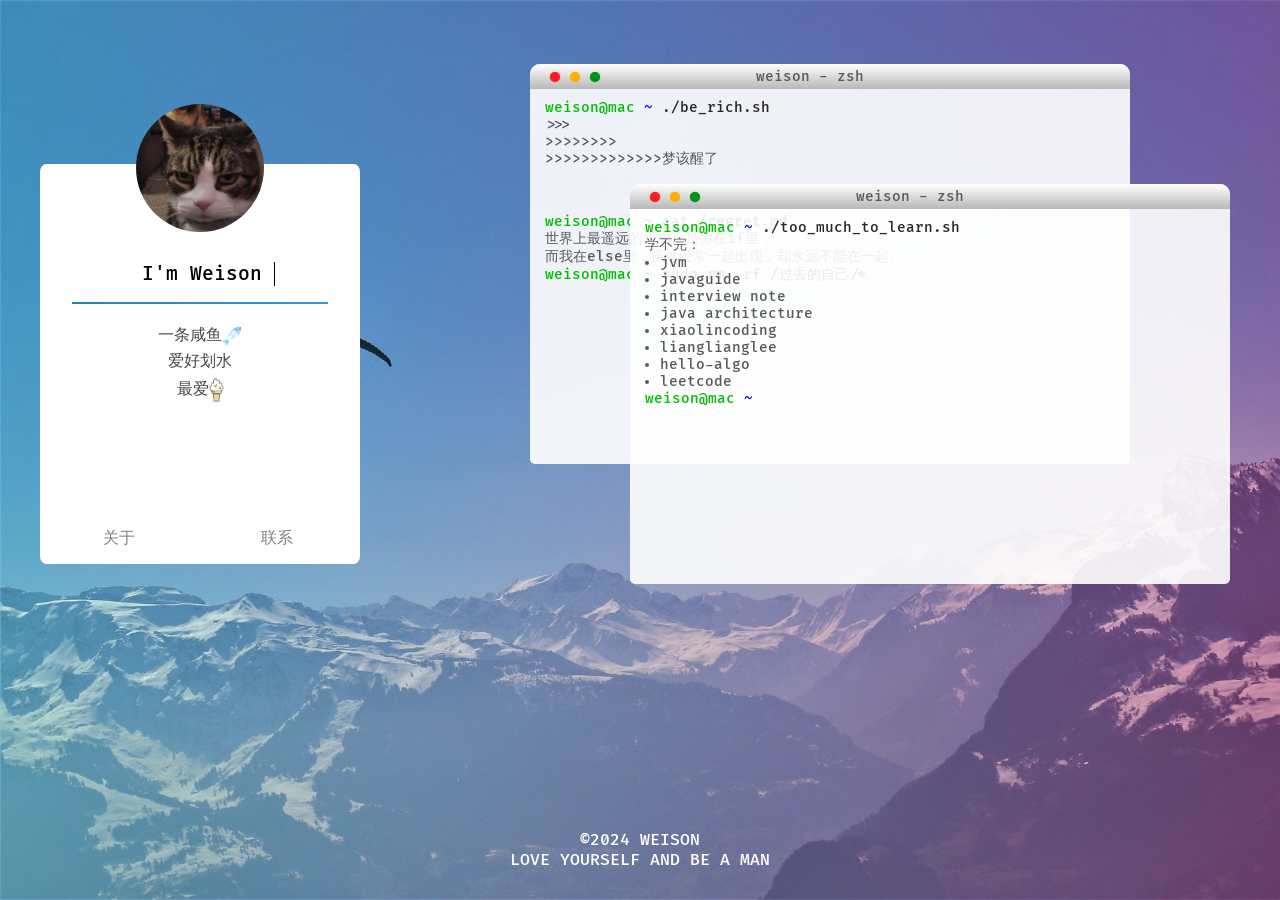
<file: index.html>
<!DOCTYPE html>
<html lang="en">
    <head>
        <meta charset="UTF-8" />
        <meta
            name="viewport"
            content="width=device-width,initial-scale=1.0,maximum-scale=1.0,minimum-scale=1.0,user-scalable=no"
        />
        <title>Weison</title>
        <meta name="description" content="Weison" />
        <meta name="keywords" content="Weison" />
        <link rel="stylesheet" type="text/css" href="./css/FiraCode.css" />
        <link rel="stylesheet" type="text/css" href="./css/nutssss.css" />
        <link rel="icon" href="./favicon.ico" />
    </head>

    <body>
        <div id="box">
            <!-- 个人资料卡片 -->
            <div class="meBox">
                <!-- 头像 -->
                <div class="headPhoto"></div>
                <!-- 介绍 -->
                <div class="meBox-title">
                    <p>I'm Weison</p>
                    <div class="fg"></div>
                </div>
                <div class="meBox-text">
                    <p>一条咸鱼<img src="./img/fish.png" alt="咸鱼" style="width: 20px; vertical-align: middle" /></p>
                    <p>爱好划水</p>
                    <p>最爱<img src="./img/002.png" alt="冰激凌" style="width: 15px; vertical-align: middle" /></p>
                </div>
                <!-- 两个按钮 -->
                <div class="meBox-Button">
                    <a href="#">关于</a>
                    <a href="#">联系</a>
                </div>
            </div>

            <!-- 伪终端介绍 -->
            <div id="cmdBox">
                <!-- 第一个终端 -->
                <div class="cmd">
                    <!-- 三个按钮 -->
                    <div class="click">
                        <div class="red"></div>
                        <div class="yellow"></div>
                        <div class="green"></div>
                    </div>
                    <!-- 顶部标题 -->
                    <div class="title">
                        <span>weison - zsh</span>
                    </div>
                    <!-- 终端内文字 -->
                    <div class="cmdText">
                        <span style="color: rgb(0, 190, 0)">weison@mac</span>
                        <span style="color: blue">~</span>
                        <span style="color: rgb(39, 39, 39)">./be_rich.sh</span>
                        <p>>>></p>
                        <p>>>>>>>>></p>
                        <p>>>>>>>>>>>>>>梦该醒了</p>
                        <br />
                        <iframe
                            scrolling="no"
                            frameborder="0"
                            width="350"
                            height="24"
                            allowtransparency="true"
                        ></iframe>
                        <br />
                        <span style="color: rgb(0, 190, 0)">weison@mac</span>
                        <span style="color: blue">~</span>
                        <span style="color: rgb(39, 39, 39)">cat /regret.md</span>
                        <p>世界上最遥远的距离，是你在if里，</p>
                        <p>而我在else里，虽然经常一起出现，却永远不能在一起。</p>
                        <span style="color: rgb(0, 190, 0)">weison@mac</span>
                        <span style="color: blue">~</span>
                        <span style="color: rgb(39, 39, 39)">sudo rm -rf /过去的自己/*</span>
                    </div>
                </div>
                <!-- 第二个终端 -->
                <div class="cmd cmd2">
                    <!-- 三个按钮 -->
                    <div class="click">
                        <div class="red"></div>
                        <div class="yellow"></div>
                        <div class="green"></div>
                    </div>
                    <!-- 顶部标题 -->
                    <div class="title">
                        <span>weison - zsh</span>
                    </div>
                    <!-- 终端内文字 -->
                    <div class="cmdText">
                        <span style="color: rgb(0, 190, 0)">weison@mac</span>
                        <span style="color: blue">~</span>
                        <span style="color: rgb(39, 39, 39)">./too_much_to_learn.sh</span>
                        <p>学不完：</p>
                        <ul class="ul">
                            <li><a href="http://doocs.github.io/jvm/">jvm</a></li>
                            <li><a href="http://javaguide.cn/">javaguide</a></li>
                            <li><a href="http://cyc2018.xyz/">interview note</a></li>
                            <li><a href="http://pdai.tech/">java architecture</a></li>
                            <li><a href="http://xiaolincoding.com/">xiaolincoding</a></li>
                            <li><a href="http://learn.lianglianglee.com/">lianglianglee</a></li>
                            <li><a href="http://www.hello-algo.com/">hello-algo</a></li>
                            <li><a href="http://doocs.gitee.io/leetcode/">leetcode</a></li>
                        </ul>
                        <span style="color: rgb(0, 190, 0)">weison@mac</span>
                        <span style="color: blue">~</span>
                    </div>
                </div>
            </div>
        </div>

        <!-- 页脚 -->
        <div id="footer">
            <p>©2024 WEISON </p>
            <p>LOVE YOURSELF AND BE A MAN <a href="https://weison.fun/"></a></p>
        </div>
    </body>
</html>
</file>
<file: css/FiraCode.css>
* {
    font-family: FiraCode;
}

@font-face {
    font-family: 'FiraCode';
    src: url([data-uri]) format('woff2'),
        url([data-uri]) format('woff');
    font-weight: 500;
    font-style: normal;
}
</file>
<file: css/nutssss.css>
* {
    margin: 0;
    padding: 0;
}

html, body {
    width: 100%;
    height: 100%;
}

body {
    background-image: linear-gradient(to left, rgba(255, 0, 149, 0.2), rgba(0, 247, 255, 0.2)), url(../img/bg.jpg);
    background-repeat: no-repeat;
    background-attachment: fixed;
    background-size: cover;
}

#box {
    /* background-color: red; */
    width: 1200px;
    height: 100px;
    margin: 0 auto;
    padding-top: 5%;
}

.meBox {
    float: left;
    width: 20rem;
    height: 25rem;
    background-color: white;
    margin-top: 100px;
    border-radius: 2%;
    transition: all 0.3s;
    text-align: center;
}

.meBox:hover {
    width: 21rem;
    height: 26rem;
    margin: 95px 0 0 -5px;
    box-shadow: 0 0 10px rgba(0, 0, 0, 0.4);
}

.headPhoto {
    width: 8rem;
    height: 8rem;
    background: url(../img/head.jpg) no-repeat;
    background-size: cover;
    border-radius: 50%;
    position: relative;
    top: -15%;
    left: 50%;
    margin-left: -4rem;
    transition: all 0.3s;
}

.meBox:hover .headPhoto {
    width: 9rem;
    height: 9rem;
    margin: -0.5rem 0 0 -4.5rem;
    transform: rotate(360deg);
}

.headPhoto:hover {
    box-shadow: 0 0 10px rgba(0, 0, 0, 0.3);
}

.meBox-title {
    width: auto;
    margin: 0 auto;
}

@keyframes typing {
    from {
        width: 0;
    }
}

@keyframes blink-caret {
    50% {
        border-color: transparent;
    }
}

.meBox-title p {
    font-size: 1.2rem;
    border-right: .1em solid;
    width: 12ch;
    white-space: nowrap;
    overflow: hidden;
    animation: typing 2s steps(20, end), blink-caret .3s step-end infinite alternate;
    margin: -30px 0 0 90px;
    transition: all 0.3s;
}

.meBox:hover .meBox-title p {
    font-size: 1.3rem;
}

.meBox-title .fg {
    width: 80%;
    height: 2px;
    background-image: linear-gradient(to left, #3498db, #2980b9);
    margin: 5% 0 0 10%;
}

.meBox-text {
    width: 80%;
    height: 45%;
    overflow: hidden;
    text-align: center;
    color: rgb(70, 70, 70);
    animation-name: meBox-text;
    animation-duration: 2s;
    animation-fill-mode: forwards;
    margin: 5% 0 0 10%;
    transition: all 0.3s;
}

.meBox-text p {
    margin-top: 5px;
}

.meBox:hover .meBox-text {
    font-size: 1.05rem;
}

@keyframes meBox-text {
    0% {
        transform: translateY(50px);
        color: white;
    }

    100% {
        transform: translateY(0);
        color: rgb(70, 70, 70);
    }
}

.meBox-Button {
    width: 100%;
}

.meBox-Button a {
    display: inline-block;
    float: left;
    width: 158px;
    height: 50px;
    margin-top: 13px;
    line-height: 50px;
    text-decoration: none;
    color: gray;
    transition: all 0.3s;
}

.meBox-Button a:hover {
    color: rgb(0, 132, 255);
    font-size: 1.2rem;
}

.meBox:hover .meBox-Button a {
    width: 165px;
    margin-top: 10px;
}

#cmdBox {
    width: 710px;
    height: 550px;
    float: right;
    /* background-color: green; */
}

.cmd {
    width: 600px;
    height: 400px;
    border-radius: 10px 10px 5px 5px;
    overflow: hidden;
    background-color: rgba(255, 255, 255, 0.9);
    transition: all 0.3s;
    font-size: 14px;
    color: rgb(88, 89, 92);
    position: relative;
    top: 0;
    left: 0;
}

.cmd:hover {
    width: 610px;
    height: 410px;
    box-shadow: 0 0 10px rgba(0, 0, 0, 0.4);
    margin: -5px 0 0 -5px;
    z-index: 1;
}

.cmd .title {
    width: 100%;
    height: 25px;
    background-image: linear-gradient(to top, rgb(184, 184, 184), white);
    font-size: 14px;
    line-height: 25px;
}

.cmd .title span {
    display: inline-block;
    width: 70%;
    text-align: center;
    /* background-color: red; */
}

.cmd .click {
    margin-left: 10px;
    float: left;
}

.cmd .click div {
    width: 10px;
    height: 10px;
    border-radius: 50%;
    margin: 8px 0 0 10px;
    float: left;
}

.cmd .click .red {
    background-color: #ff1b22;
    box-shadow: 0 0 1px #ff1b22;
}

.cmd .click .red:hover {
    background-color: #ff6268;
    box-shadow: 0 0 3px #ff1b22;
}

.cmd .click .yellow {
    background-color: #ffaf00;
    box-shadow: 0 0 1px #ffaf00;
}

.cmd .click .yellow:hover {
    background-color: #ffd373;
    box-shadow: 0 0 3px #ffaf00;
}

.cmd .click .green {
    background-color: #00931a;
    box-shadow: 0 0 1px #00931a;
}

.cmd .click .green:hover {
    background-color: rgb(0, 196, 36);
    box-shadow: 0 0 3px #00931a;
}

.cmdText {
    padding-top: 10px;
    padding-left: 15px;
}

.cmd2 {
    position: relative;
    top: -280px;
    left: 100px;
}

.cmd2 .cmdText .ul {
    margin-left: 15px;
}

.cmd2 .cmdText .ul a {
    text-decoration: none;
    color: rgb(88, 89, 92);
}

.cmd2 .cmdText .ul a:hover {
    color: rgb(0, 132, 255);
}

#footer {
    width: 100%;
    color: white;
    float: left;
    text-align: center;
    position: fixed;
    bottom: 0;
    margin-bottom: 30px;
    /* background-color: blue; */
}

#footer a {
    text-decoration: none;
    color: white;
}

#footer a:hover {
    color: rgb(0, 81, 255);
}

/* 自适应 */
@media screen and (max-width: 1250px) {
    #box {
        width: 100%;
    }

    .meBox {
        margin-left: 3%;
    }

    .meBox:hover {
        width: 21rem;
        height: 26rem;
        margin: 95px 0 0 2.5%;
    }

    #cmdBox {
        margin-right: 3%;
    }
}

@media screen and (max-width: 1120px) {
    .meBox {
        float: none;
        margin: 100px auto 100px;
    }

    .meBox:hover {
        width: 20rem;
        height: 25rem;
        margin: 105px auto 100px;
    }

    .meBox:hover .meBox-Button a {
        width: 158px;
        height: 50px;
        margin-top: 13px;
    }

    .meBox:hover .meBox-title p {
        font-size: 1.2rem;
    }

    .meBox:hover .headPhoto {
        width: 8rem;
        height: 8rem;
        margin: -0.5rem 0 0 -4rem;
        transform: rotate(360deg);
    }

    #cmdBox {
        float: none;
        margin: 0 auto 100px;
    }
}

@media screen and (max-width: 768px) {
    .meBox {
        width: 300px;
    }

    .meBox:hover {
        width: 300px;
        height: 25rem;
        margin: 100px auto 100px;
    }

    .meBox-Button a:hover {
        color: rgb(0, 132, 255);
    }

    .meBox:hover .meBox-Button a {
        width: 150px;
        margin-top: 13px;
    }

    .meBox:hover .meBox-title p {
        font-size: 1.2rem;
    }

    .meBox:hover .headPhoto {
        width: 8rem;
        height: 8rem;
        margin: -0.5rem 0 0 -4rem;
        transform: rotate(360deg);
    }

    .meBox:hover .meBox-text {
        font-size: 1rem;
    }

    .meBox-Button a {
        width: 150px;
    }

    #cmdBox {
        width: 100%;
        height: 850px;
    }

    .cmd {
        width: 90%;
        margin: 0 auto;
    }

    .cmd2 {
        position: relative;
        top: 20px;
        left: 0;
    }

    .cmd:hover {
        width: 90%;
        box-shadow: 0 0 10px rgba(0, 0, 0, 0.4);
        margin: 0 auto;
        z-index: 1;
    }
}
</file>
